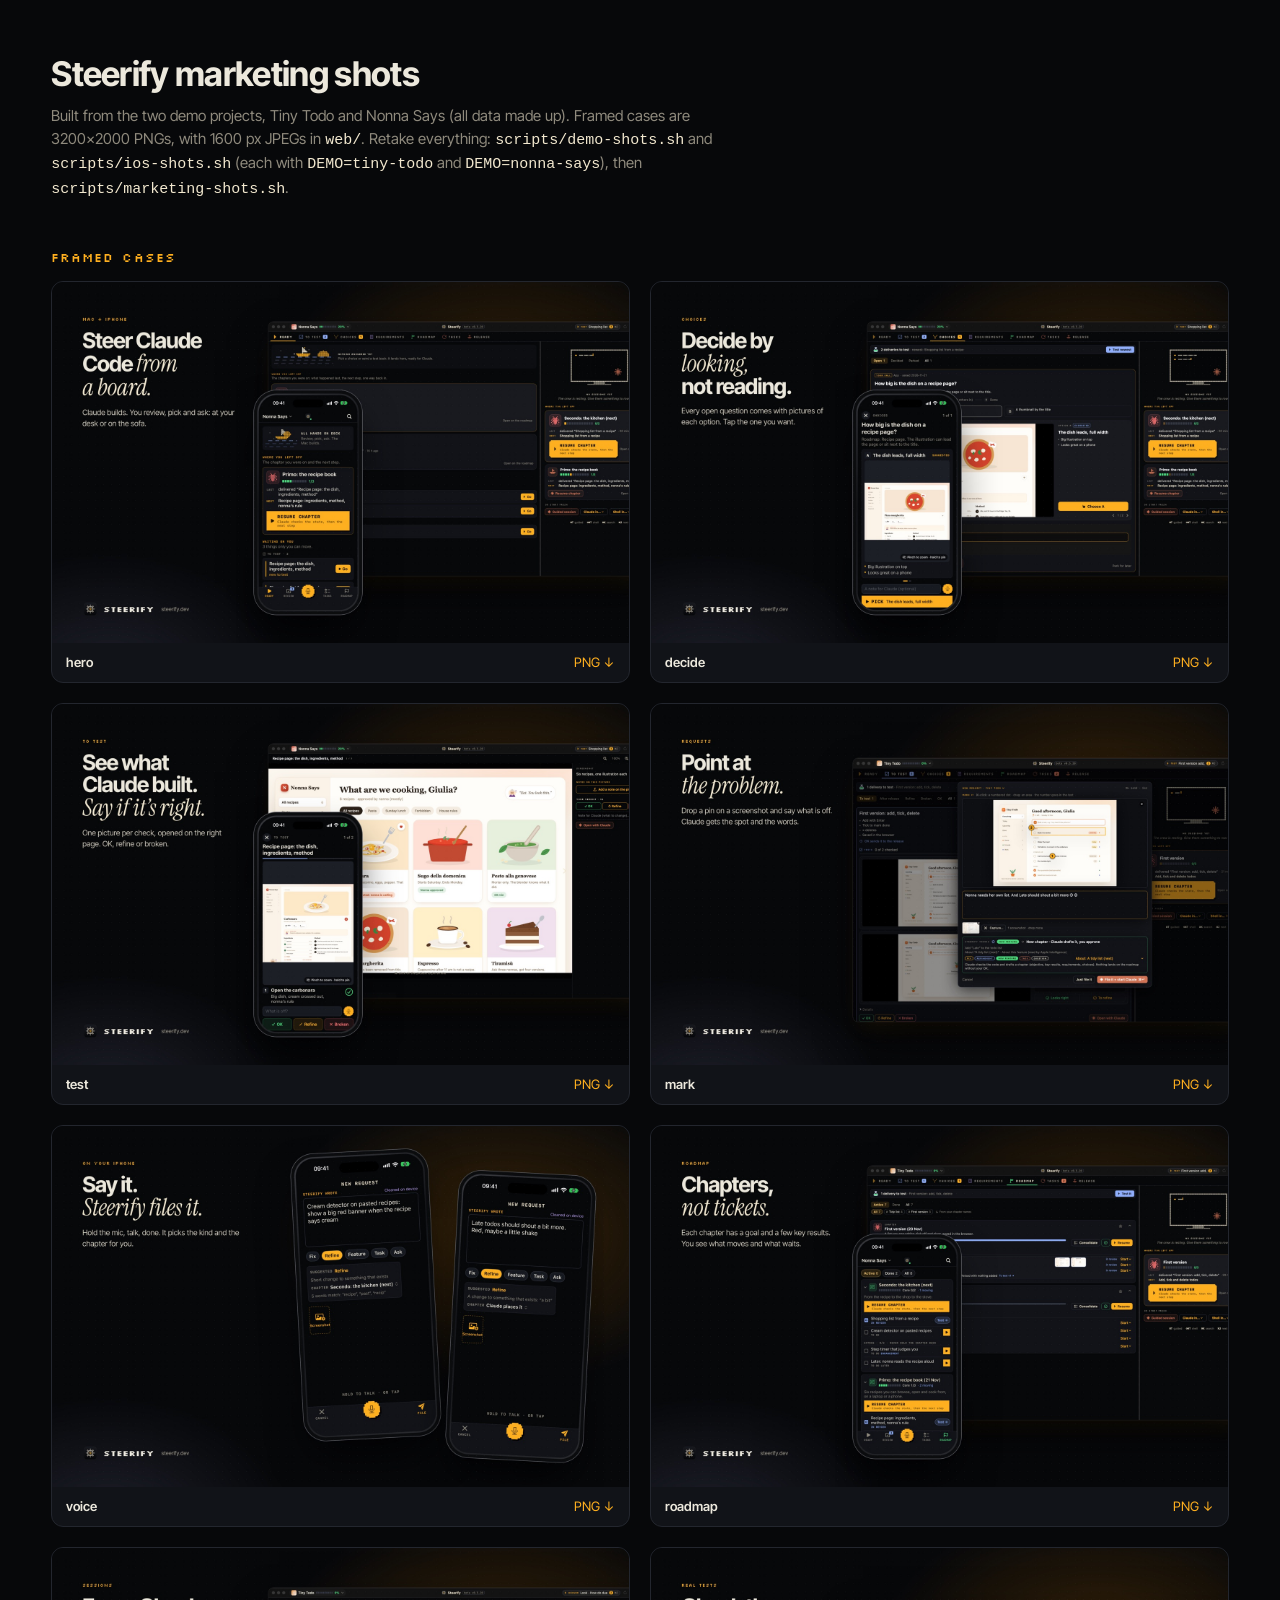
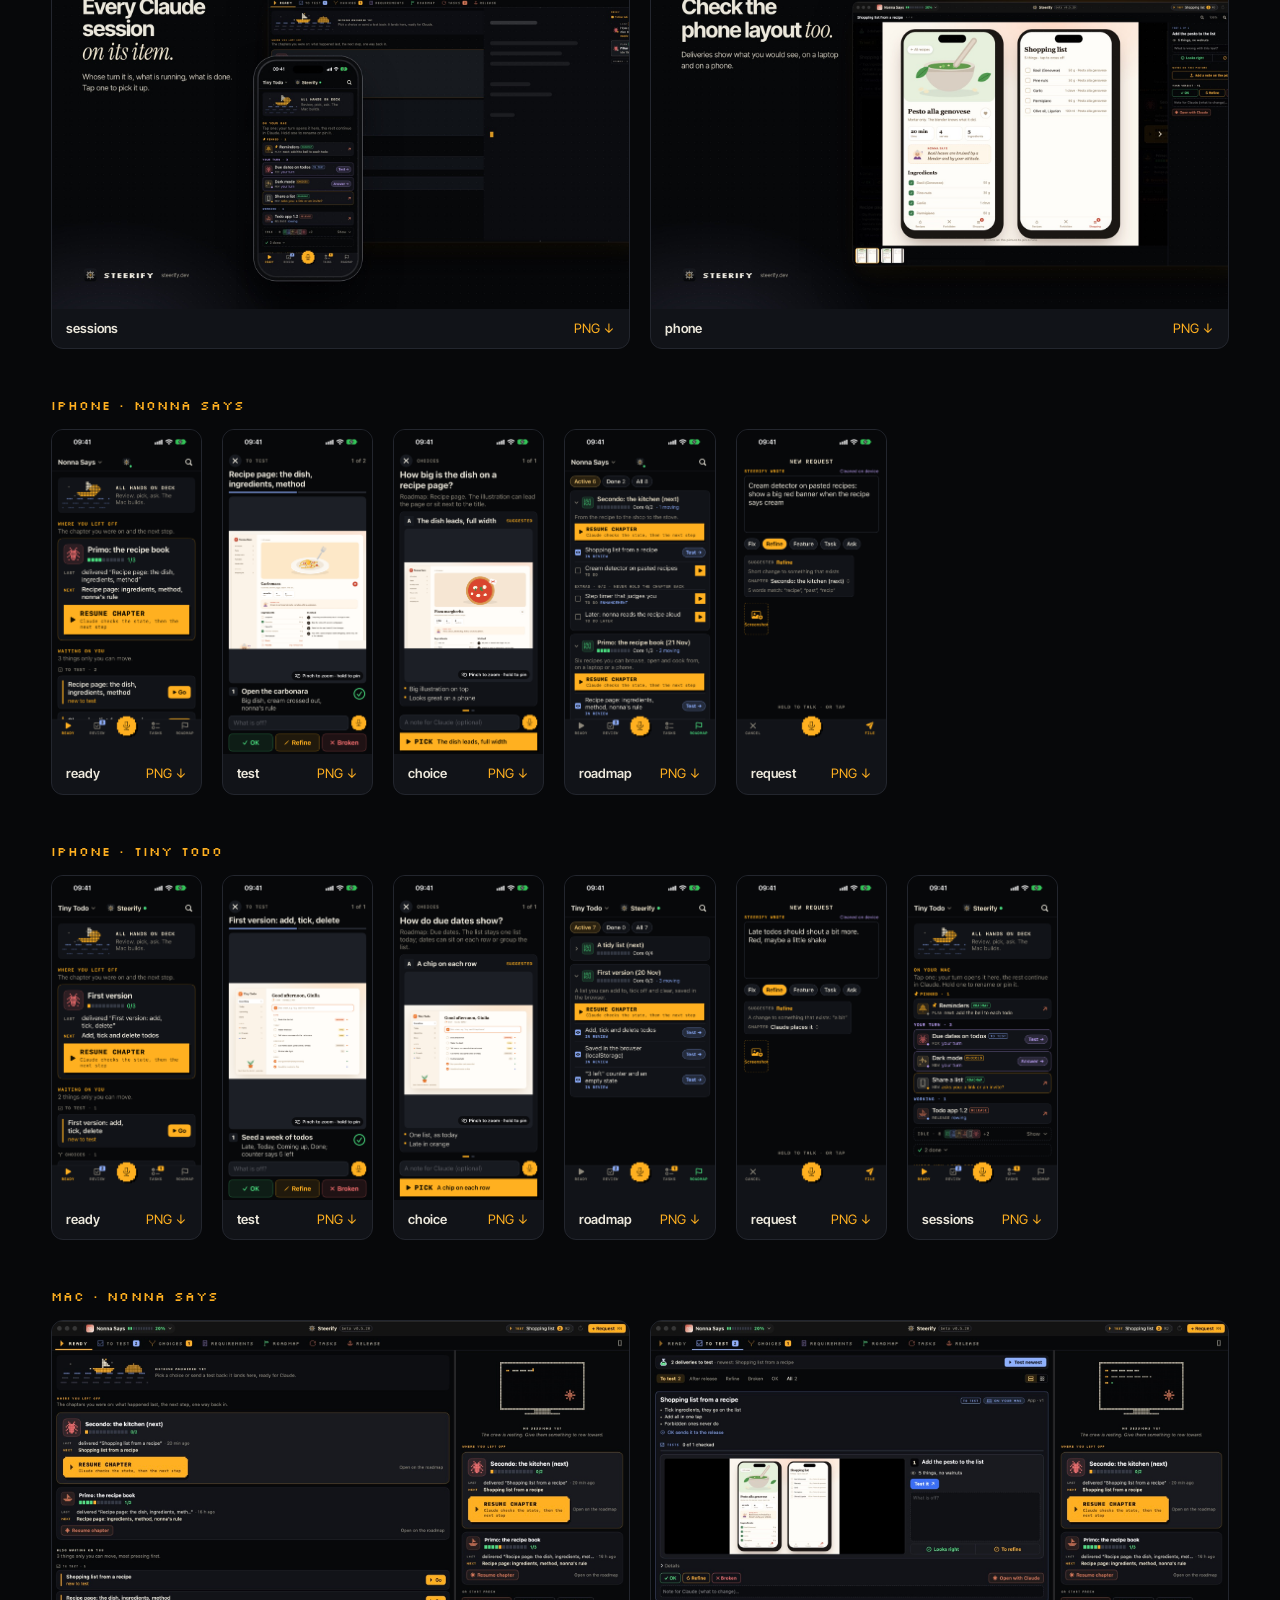
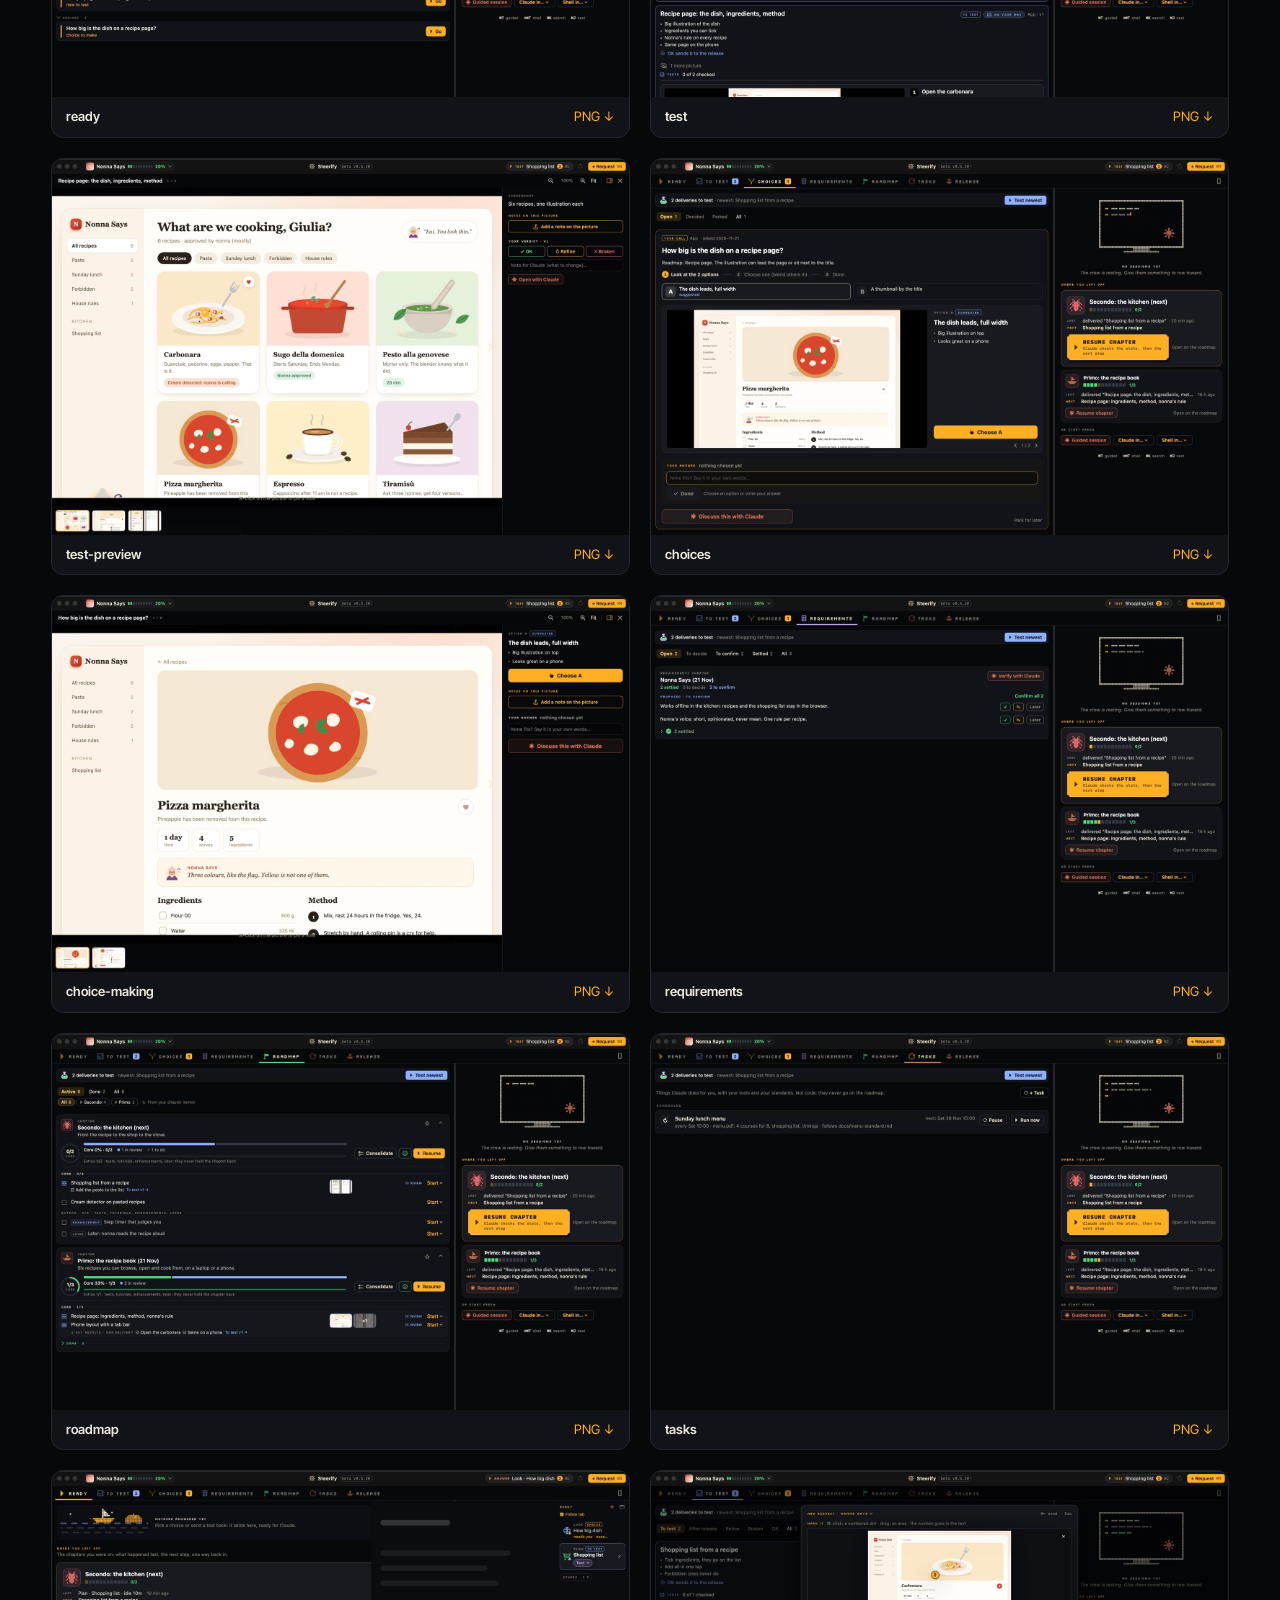
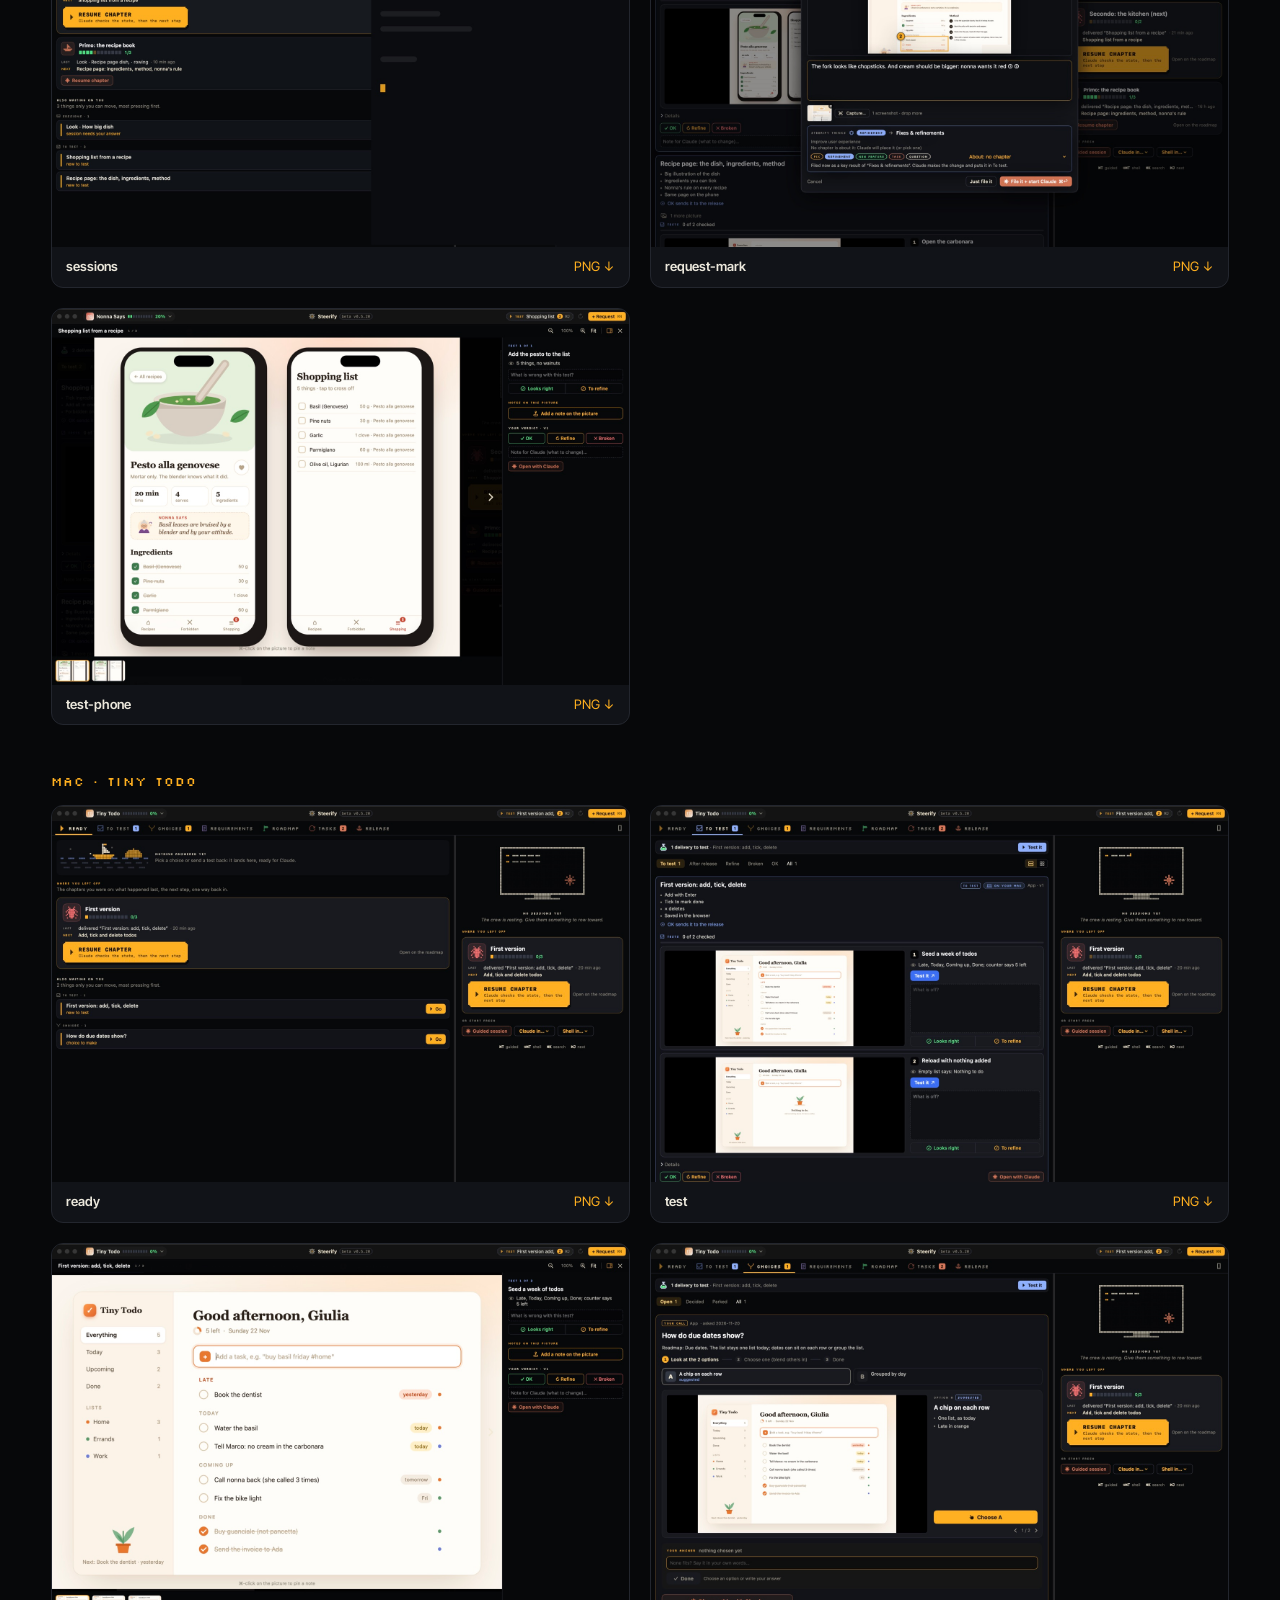
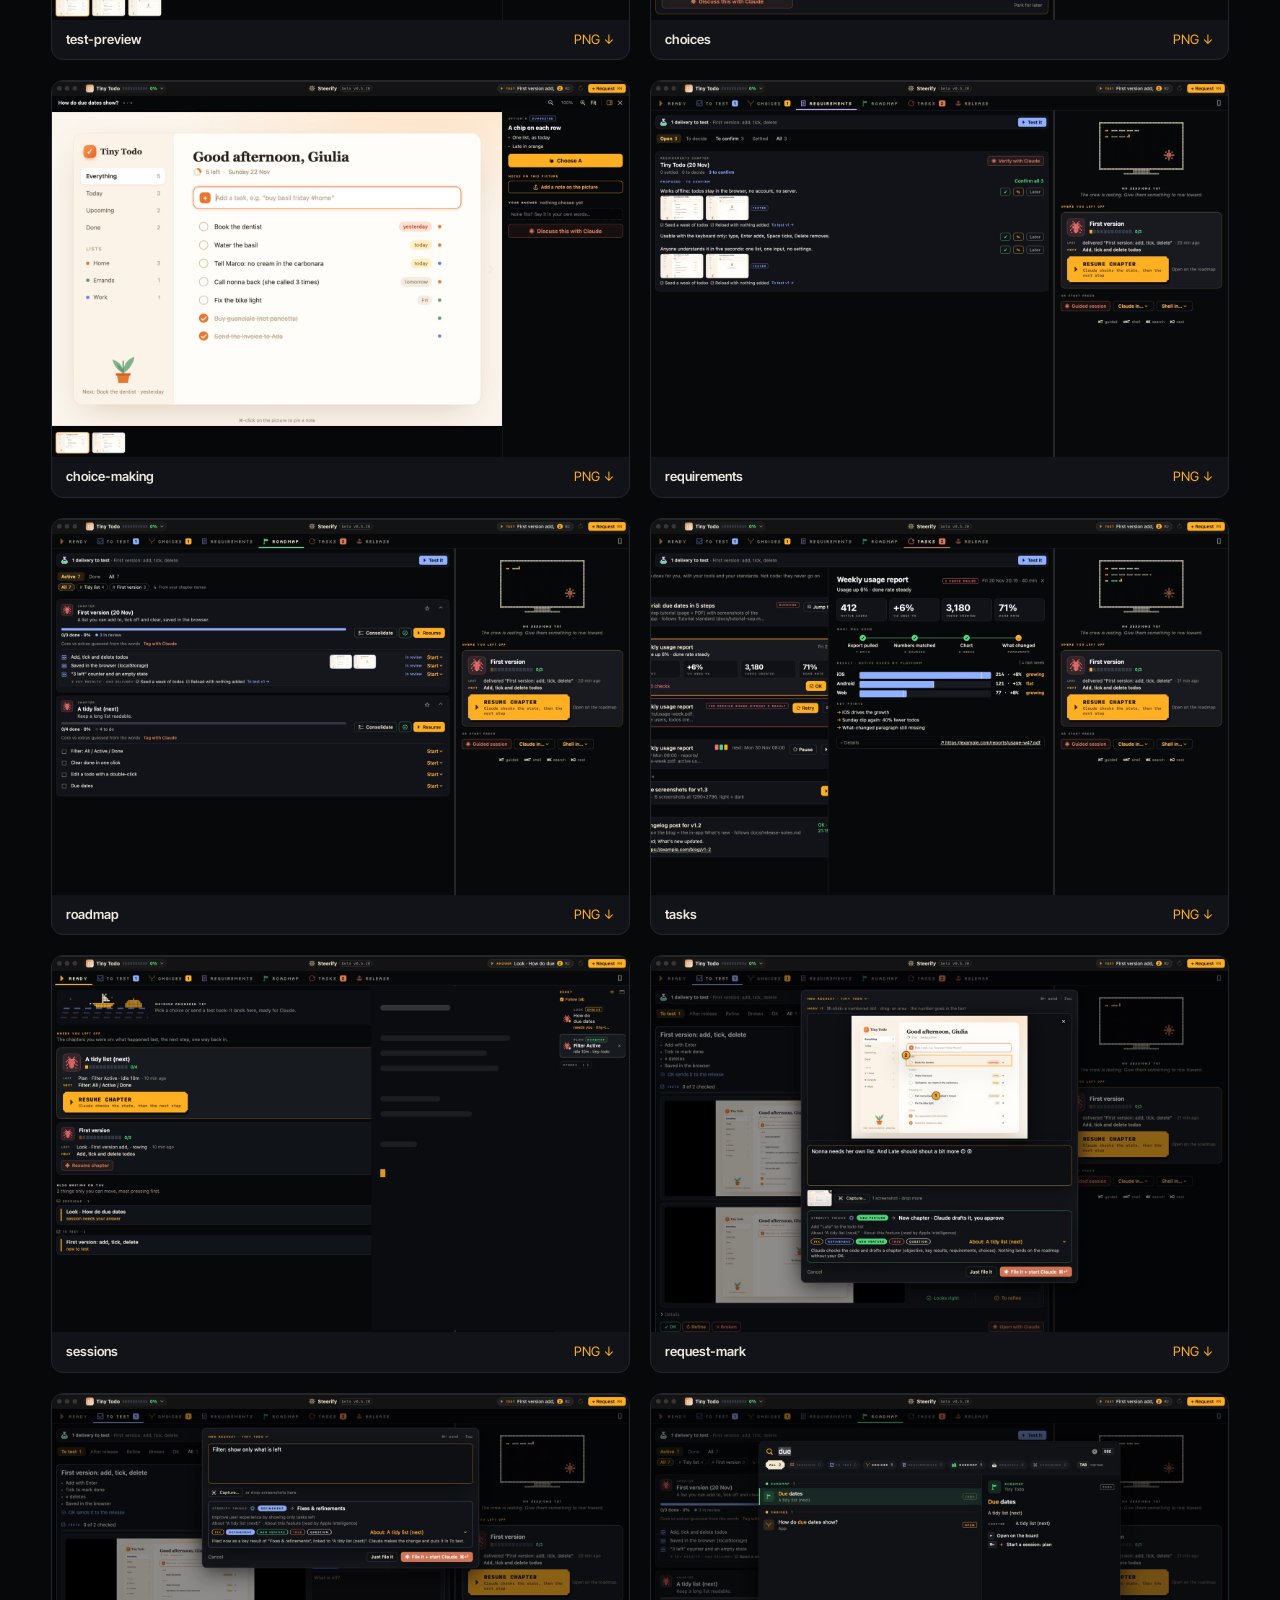
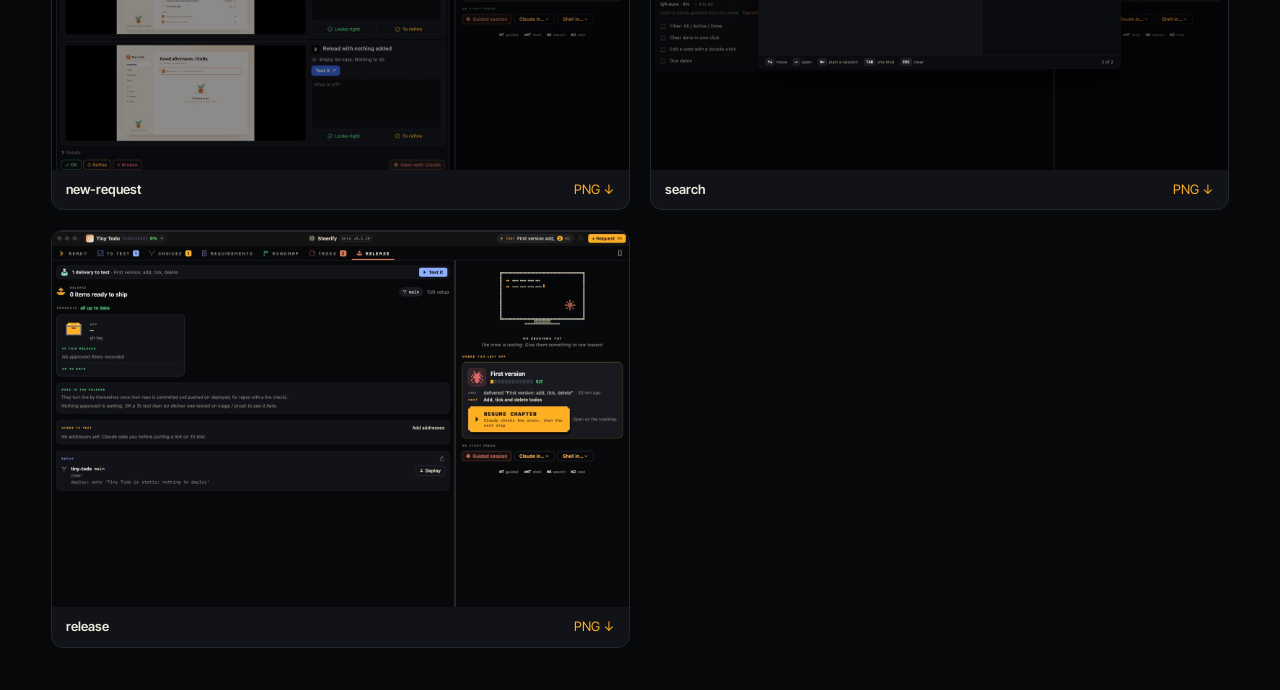
<file: site/assets/shots/marketing/index.html>
<!doctype html>
<!-- Marketing pictures: framed cases (scripts/marketing-shots.sh) + the raw Mac / iPhone shots of both demo boards. -->
<html lang="en"><head><meta charset="utf-8"><meta name="viewport" content="width=device-width,initial-scale=1">
<title>Steerify marketing shots</title><meta name="robots" content="noindex">
<link href="https://fonts.googleapis.com/css2?family=Silkscreen&family=Inter+Tight:wght@400;600;700&display=swap" rel="stylesheet">
<style>
body{margin:0;background:#07080a;color:#ece8dc;font:15px/1.5 "Inter Tight",-apple-system,sans-serif;padding:48px max(16px,4vw)}
h1{font-size:34px;letter-spacing:-.02em;margin:0}
h2{font:13px Silkscreen,monospace;letter-spacing:.08em;color:#ffb020;margin:48px 0 16px;text-transform:uppercase}
p{color:#8f8a7d;margin:6px 0 0;max-width:720px}
code{color:#f2e8cf}
.g{display:grid;grid-template-columns:repeat(auto-fill,minmax(min(100%,460px),1fr));gap:20px}
.g.ph{grid-template-columns:repeat(auto-fill,minmax(150px,1fr))}
figure{margin:0;background:#111318;border:1px solid #23262e;border-radius:12px;overflow:hidden}
figure img{display:block;width:100%;height:auto}
figcaption{padding:10px 14px;font-size:13px;color:#8f8a7d;display:flex;justify-content:space-between;gap:10px;flex-wrap:wrap}
figcaption b{color:#ece8dc;font-weight:600}
a{color:#ffb020;text-decoration:none}
</style></head><body>
<h1>Steerify marketing shots</h1>
<p>Built from the two demo projects, Tiny Todo and Nonna Says (all data made up). Framed cases are 3200×2000 PNGs, with 1600 px JPEGs in <code>web/</code>.
Retake everything: <code>scripts/demo-shots.sh</code> and <code>scripts/ios-shots.sh</code> (each with <code>DEMO=tiny-todo</code> and <code>DEMO=nonna-says</code>), then <code>scripts/marketing-shots.sh</code>.</p>

<h2>Framed cases</h2>
<div class="g" id="cases"></div>

<h2>iPhone · Nonna Says</h2>
<div class="g ph" id="pn"></div>
<h2>iPhone · Tiny Todo</h2>
<div class="g ph" id="pt"></div>

<h2>Mac · Nonna Says</h2>
<div class="g" id="mn"></div>
<h2>Mac · Tiny Todo</h2>
<div class="g" id="mt"></div>

<script>
const fig = (img, full, name) => `<figure><a href="${full}"><img src="${img}" loading="lazy" alt="${name}"></a><figcaption><b>${name}</b><a href="${full}" download>PNG ↓</a></figcaption></figure>`;
cases.innerHTML = ['hero', 'decide', 'test', 'mark', 'voice', 'roadmap', 'sessions', 'phone'].map((c) => fig(`web/${c}.jpg`, `${c}.png`, c)).join('');
pn.innerHTML = ['ready', 'test', 'choice', 'roadmap', 'request'].map((c) => fig(`../demo-nonna/iphone/${c}.png`, `../demo-nonna/iphone/${c}.png`, c)).join('');
pt.innerHTML = ['ready', 'test', 'choice', 'roadmap', 'request', 'sessions'].map((c) => fig(`../demo/iphone/${c}.png`, `../demo/iphone/${c}.png`, c)).join('');
const mac = ['ready', 'test', 'test-preview', 'choices', 'choice-making', 'requirements', 'roadmap', 'tasks', 'sessions', 'request-mark'];
mn.innerHTML = [...mac, 'test-phone'].map((c) => fig(`../demo-nonna/web/${c}.jpg`, `../demo-nonna/${c}.png`, c)).join('');
mt.innerHTML = [...mac, 'new-request', 'search', 'release'].map((c) => fig(`../demo/web/${c}.jpg`, `../demo/${c}.png`, c)).join('');
</script></body></html>
</file>
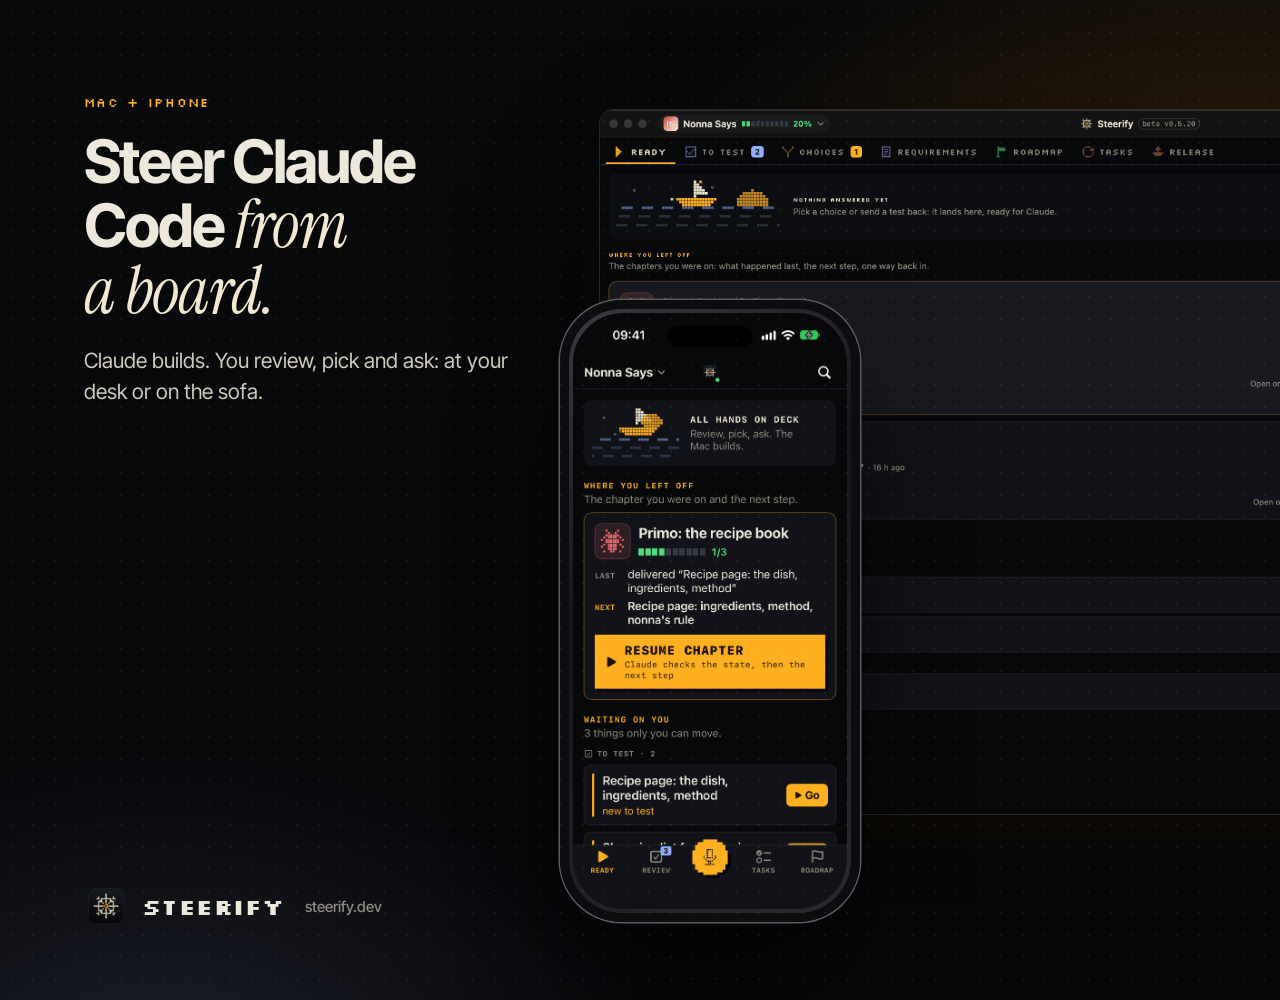
<file: site/assets/shots/marketing/frame.html>
<!doctype html>
<!-- One marketing frame per ?case=<id> (1600×1000, shot at 2× by scripts/marketing-shots.sh). Site palette and fonts. -->
<html><head><meta charset="utf-8">
<link href="https://fonts.googleapis.com/css2?family=Silkscreen:wght@400;700&family=Instrument+Serif:ital@1&family=Inter+Tight:wght@400;500;600;700&display=swap" rel="stylesheet">
<style>
:root{--bg:#07080a;--ink:#ece8dc;--mute:#8f8a7d;--cream:#f2e8cf;--amber:#ffb020}
*{box-sizing:border-box;margin:0}
html,body{width:1600px;height:1000px;overflow:hidden;background:var(--bg)}
body{position:relative;color:var(--ink);font-family:"Inter Tight",-apple-system,sans-serif;-webkit-font-smoothing:antialiased;
  background:radial-gradient(900px 600px at 78% 30%,#3a2508 0,#0000 70%),radial-gradient(700px 500px at 10% 110%,#1d1f2a 0,#0000 70%),var(--bg)}
body::after{content:"";position:absolute;inset:0;background-image:radial-gradient(#ffffff0d 1px,transparent 1px);background-size:22px 22px;pointer-events:none}
.copy{position:absolute;left:84px;top:96px;width:440px;z-index:3}
.eyebrow{font:13px/1 Silkscreen,monospace;letter-spacing:.1em;color:var(--amber);text-transform:uppercase}
h1{font:700 60px/1.02 "Inter Tight";letter-spacing:-.035em;margin-top:22px;text-wrap:balance}
h1 em{font:italic 400 66px/1 "Instrument Serif",serif;color:var(--cream);letter-spacing:-.01em}
.sub{font-size:21px;line-height:1.45;color:#cfc9ba;margin-top:22px;text-wrap:pretty}
.brand{position:absolute;left:84px;bottom:72px;display:flex;align-items:center;gap:14px;font:700 22px Silkscreen,monospace;letter-spacing:.02em;z-index:3}
.brand img{width:44px;height:44px;border-radius:11px}
.brand span{font:500 15px "Inter Tight";color:var(--mute);letter-spacing:0;margin-left:6px}
.mac{position:absolute;border-radius:14px;overflow:hidden;box-shadow:0 0 0 1px #ffffff1f,0 50px 120px -30px #000,0 30px 60px -30px #ffb02033}
.mac img{display:block;width:100%}
.phone{position:absolute;border-radius:62px;padding:13px;background:linear-gradient(145deg,#3b3d42,#151619 40%,#2a2c30);
  box-shadow:0 0 0 1.5px #5a5d63,0 60px 120px -30px #000,0 0 0 9px #0c0d0f inset}
.phone .scr{position:relative;border-radius:50px;overflow:hidden;background:#000}
.phone .scr img{display:block;width:100%}
.phone .scr::before{content:"";position:absolute;left:50%;top:2.1%;width:31%;height:3.6%;transform:translateX(-50%);background:#000;border-radius:30px;z-index:2}
.cap{position:absolute;font:italic 400 24px "Instrument Serif",serif;color:var(--cream);opacity:.85;z-index:3}
</style></head><body>
<div class="copy"><div class="eyebrow" id="eb"></div><h1 id="h"></h1><p class="sub" id="s"></p></div>
<div class="brand"><img src="../../icons/icon-256.png">Steerify<span>steerify.dev</span></div>
<div id="stage"></div>
<script>
// m = Mac shot, p = phone shots; layouts: mp (Mac + phone), m (Mac only, wide), pp (two phones)
const C = {
  hero:     { eb: 'Mac + iPhone', h: 'Steer Claude Code <em>from a board.</em>', s: 'Claude builds. You review, pick and ask: at your desk or on the sofa.', m: 'demo-nonna/ready', p: ['demo-nonna/iphone/ready'] },
  decide:   { eb: 'Choices', h: 'Decide by <em>looking,</em> not reading.', s: 'Every open question comes with pictures of each option. Tap the one you want.', m: 'demo-nonna/choices', p: ['demo-nonna/iphone/choice'] },
  test:     { eb: 'To test', h: 'See what Claude built. <em>Say if it’s right.</em>', s: 'One picture per check, opened on the right page. OK, refine or broken.', m: 'demo-nonna/test-preview', p: ['demo-nonna/iphone/test'] },
  mark:     { eb: 'Requests', h: 'Point at <em>the problem.</em>', s: 'Drop a pin on a screenshot and say what is off. Claude gets the spot and the words.', m: 'demo/request-mark' },
  voice:    { eb: 'On your iPhone', h: 'Say it. <em>Steerify files it.</em>', s: 'Hold the mic, talk, done. It picks the kind and the chapter for you.', p: ['demo-nonna/iphone/request', 'demo/iphone/request'] },
  roadmap:  { eb: 'Roadmap', h: 'Chapters, <em>not tickets.</em>', s: 'Each chapter has a goal and a few key results. You see what moves and what waits.', m: 'demo/roadmap', p: ['demo-nonna/iphone/roadmap'] },
  sessions: { eb: 'Sessions', h: 'Every Claude session <em>on its item.</em>', s: 'Whose turn it is, what is running, what is done. Tap one to pick it up.', m: 'demo/sessions', p: ['demo/iphone/sessions'] },
  phone:    { eb: 'Real tests', h: 'Check the phone layout <em>too.</em>', s: 'Deliveries show what you would see, on a laptop and on a phone.', m: 'demo-nonna/test-phone' },
};
const id = new URLSearchParams(location.search).get('case') || 'hero', c = C[id];
eb.textContent = c.eb; h.innerHTML = c.h; s.textContent = c.s;
const mac = (x, y, w) => `<div class="mac" style="left:${x}px;top:${y}px;width:${w}px"><img src="../${c.m}.png"></div>`;
const phone = (src, x, y, w, r = 0) => `<div class="phone" style="left:${x}px;top:${y}px;width:${w}px;transform:rotate(${r}deg)"><div class="scr"><img src="../${src}.png"></div></div>`;
stage.innerHTML = c.m && c.p ? mac(600, 110, 1080) + phone(c.p[0], 560, 300, 300)
  : c.m ? mac(560, 150, 1120)
  : phone(c.p[0], 680, 70, 380, -3) + phone(c.p[1], 1110, 130, 380, 3);
</script></body></html>
</file>
